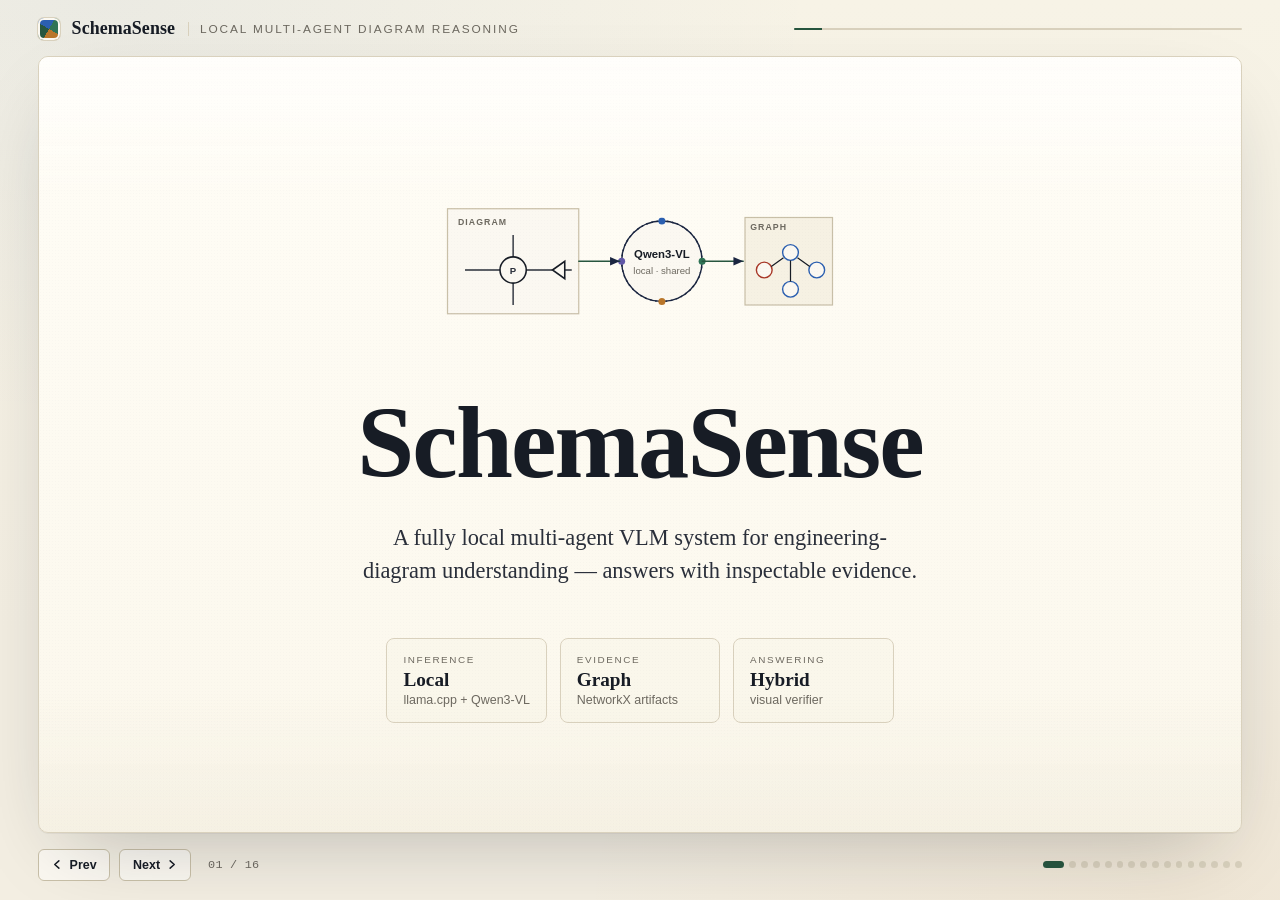
<file: index.html>
<!doctype html>
<html lang="en">
<head>
<meta charset="utf-8" />
<meta name="viewport" content="width=device-width, initial-scale=1" />
<title>SchemaSense — Local multi-agent diagram reasoning</title>
<style>
  :root{
    --bg:#f3eee2;
    --paper:#fbf8f1;
    --soft:#ece5d4;
    --softer:#f6f1e3;
    --ink:#171c25;
    --ink-2:#2a2f3a;
    --muted:#6d6960;
    --faint:#a6a092;
    --rule:#d9d1bd;
    --rule-2:#c9c0a8;
    --accent:#1a2540;
    --c-blue:#2b5fb0;
    --c-green:#2f7355;
    --c-amber:#b9762a;
    --c-purple:#6157a8;
    --c-red:#a83727;
    --shadow-1:0 1px 0 rgba(23,28,37,.04), 0 22px 60px -28px rgba(23,28,37,.22);
    --shadow-2:0 1px 0 rgba(23,28,37,.05), 0 30px 80px -30px rgba(23,28,37,.28);
    --serif:"Iowan Old Style","Palatino Linotype",Palatino,Georgia,"Times New Roman",serif;
    --sans:"Helvetica Neue",Helvetica,Arial,sans-serif;
    --mono:"SF Mono",Menlo,Consolas,"Liberation Mono",monospace;
  }

  *{box-sizing:border-box}
  html,body{margin:0;height:100%}
  body{
    min-height:100vh;
    overflow:hidden;
    color:var(--ink);
    background:
      radial-gradient(1200px 700px at 8% 0%, rgba(43,95,176,.06), transparent 60%),
      radial-gradient(1000px 600px at 92% 100%, rgba(185,118,42,.07), transparent 60%),
      linear-gradient(180deg,#f7f3e6 0%, var(--bg) 70%);
    font-family:var(--serif);
    -webkit-font-smoothing:antialiased;
    text-rendering:optimizeLegibility;
  }

  /* ---------- Deck shell ---------- */
  .deck{
    height:100vh;
    display:grid;
    grid-template-rows:auto 1fr auto;
    padding:1.1rem clamp(1rem,3vw,2.4rem) 1.2rem;
    gap:1rem;
  }

  header,footer{
    display:flex;
    align-items:center;
    justify-content:space-between;
    gap:1rem;
    font-family:var(--sans);
    color:var(--muted);
    font-size:.78rem;
    letter-spacing:.02em;
  }

  .brand{
    display:flex;align-items:center;gap:.7rem;color:var(--ink);
  }
  .brand-mark{
    width:22px;height:22px;border-radius:6px;
    background:
      conic-gradient(from 210deg at 50% 50%, var(--accent) 0 25%, var(--c-blue) 25% 50%, var(--c-green) 50% 75%, var(--c-amber) 75% 100%);
    box-shadow:inset 0 0 0 2px var(--paper), 0 0 0 1px var(--rule);
  }
  .brand strong{
    font-family:var(--serif);
    font-size:1.12rem;
    letter-spacing:.005em;
    font-weight:600;
  }
  .brand .tag{
    font-family:var(--sans);
    color:var(--muted);
    font-size:.74rem;
    text-transform:uppercase;
    letter-spacing:.16em;
    padding-left:.7rem;
    margin-left:.1rem;
    border-left:1px solid var(--rule);
  }

  .progress{
    position:relative;width:min(28rem,42vw);height:2px;background:var(--rule);overflow:hidden;border-radius:2px;
  }
  .progress span{display:block;height:100%;width:0;background:var(--accent);transition:width .35s cubic-bezier(.5,.1,.2,1)}

  /* ---------- Stage ---------- */
  main{
    position:relative;
    display:grid;
    place-items:center;
    min-height:0;
  }

  .slide{
    position:absolute;inset:0;
    display:grid;
    grid-template-columns:minmax(0,1fr) minmax(20rem,1.15fr);
    column-gap:clamp(1.5rem,3.6vw,3.4rem);
    align-items:center;
    padding:clamp(1.6rem,3.4vw,3rem) clamp(1.8rem,3.8vw,3.4rem);
    background:linear-gradient(180deg, rgba(255,253,247,.96), rgba(251,247,236,.96));
    border:1px solid var(--rule);
    border-radius:10px;
    box-shadow:var(--shadow-2);
    opacity:0;
    pointer-events:none;
    transform:translateY(.6rem);
    transition:opacity .35s ease, transform .35s ease;
    overflow:hidden;
  }
  .slide::before{
    /* subtle paper grain */
    content:"";position:absolute;inset:0;pointer-events:none;
    background-image:
      radial-gradient(rgba(23,28,37,.025) 1px, transparent 1px);
    background-size:3px 3px;
    mix-blend-mode:multiply;
    opacity:.55;
  }
  .slide::after{
    /* edge vignette */
    content:"";position:absolute;inset:0;pointer-events:none;
    background:linear-gradient(180deg, rgba(255,255,255,.5), transparent 18%, transparent 82%, rgba(217,209,189,.18));
  }
  .slide.active{opacity:1;pointer-events:auto;transform:translateY(0)}
  .slide.single{
    grid-template-columns:1fr;place-items:center;text-align:center;
  }
  .slide.single .meta-row{justify-content:center}
  .slide.single ul{margin-left:auto;margin-right:auto;text-align:left}

  /* ---------- Slide content ---------- */
  .meta-row{
    display:flex;align-items:center;gap:.85rem;margin-bottom:1.2rem;
    font-family:var(--sans);
  }
  .num{
    font-family:var(--mono);
    color:var(--muted);
    font-size:.72rem;
    letter-spacing:.06em;
  }
  .kicker{
    font-family:var(--sans);
    font-size:.7rem;
    font-weight:700;
    letter-spacing:.18em;
    text-transform:uppercase;
    color:var(--ink-2);
    padding:.32rem .6rem;
    background:var(--softer);
    border:1px solid var(--rule);
    border-radius:999px;
  }
  .meta-rule{flex:1;height:1px;background:linear-gradient(90deg,var(--rule),transparent)}

  h1,h2{margin:0;color:var(--ink);font-weight:600;letter-spacing:-.018em}
  h1{font-family:var(--serif);font-size:clamp(2.6rem,6.6vw,5.6rem);line-height:.98}
  h2{font-family:var(--serif);font-size:clamp(1.85rem,3.6vw,3.1rem);line-height:1.04;max-width:22ch;text-wrap:balance}
  .slide.single h2{max-width:26ch;margin-left:auto;margin-right:auto}

  .subtitle{
    margin-top:1.05rem;
    color:var(--ink-2);
    font-size:clamp(1.02rem,1.5vw,1.3rem);
    line-height:1.45;
    max-width:42rem;
    text-wrap:pretty;
  }
  .slide.single .subtitle{margin-left:auto;margin-right:auto}

  ul{margin:1.2rem 0 0;padding:0;list-style:none;display:grid;gap:.6rem;max-width:38rem}
  li{
    position:relative;padding-left:1.4rem;color:var(--ink-2);
    font-size:clamp(.98rem,1.32vw,1.12rem);line-height:1.5;
    font-family:var(--serif);
    text-wrap:pretty;
  }
  li::before{
    content:"";position:absolute;left:.05rem;top:.65em;
    width:.55rem;height:1px;background:var(--accent);
  }
  li strong{color:var(--ink);font-weight:600;font-family:var(--sans);font-size:.92em;letter-spacing:.005em}

  .note{
    margin-top:1.3rem;padding:.7rem .95rem;
    border-left:2px solid var(--rule-2);
    background:rgba(236,229,212,.45);
    color:var(--muted);
    font-size:.98rem;line-height:1.5;
    font-family:var(--serif);
    max-width:38rem;border-radius:0 6px 6px 0;
  }
  .note .mono{font-family:var(--mono);font-size:.85em;color:var(--ink-2);background:var(--paper);padding:.05em .35em;border-radius:3px;border:1px solid var(--rule)}

  /* ---------- Visual column ---------- */
  .visual{
    position:relative;width:100%;min-height:0;
    display:grid;place-items:center;
    padding:.25rem;
  }
  .visual-frame{
    position:relative;width:100%;
    background:
      linear-gradient(180deg, rgba(255,253,247,.7), rgba(246,241,227,.65));
    border:1px solid var(--rule);
    border-radius:10px;
    padding:1rem clamp(.8rem,1.6vw,1.4rem) 1.1rem;
    box-shadow:inset 0 1px 0 rgba(255,255,255,.5);
  }
  .visual-frame::before{
    content:"";position:absolute;left:1rem;top:.7rem;
    width:18px;height:1px;background:var(--rule-2);
  }
  .visual-frame::after{
    content:"";position:absolute;right:1rem;bottom:.7rem;
    width:18px;height:1px;background:var(--rule-2);
  }
  .visual-cap{
    display:flex;align-items:center;justify-content:space-between;
    font-family:var(--sans);
    font-size:.66rem;letter-spacing:.16em;text-transform:uppercase;
    color:var(--muted);margin-bottom:.45rem;
  }
  .visual-cap .dotline{flex:1;height:1px;margin:0 .7rem;background-image:linear-gradient(90deg,var(--rule-2) 50%, transparent 0);background-size:6px 1px;background-repeat:repeat-x}

  svg{width:100%;height:auto;max-height:62vh;display:block;overflow:visible}

  /* SVG primitives */
  .s-box{fill:var(--paper);stroke:var(--rule-2);stroke-width:1.4}
  .s-box-soft{fill:var(--softer);stroke:var(--rule-2);stroke-width:1.4}
  .s-box-ink{fill:var(--accent);stroke:var(--accent)}
  .s-line{stroke:var(--ink-2);stroke-width:1.6;fill:none}
  .s-rule{stroke:var(--rule-2);stroke-width:1.2;fill:none}
  .s-label{font-family:var(--sans);font-size:13px;font-weight:600;fill:var(--ink)}
  .s-label-sm{font-family:var(--sans);font-size:11px;font-weight:600;fill:var(--ink-2)}
  .s-cap{font-family:var(--sans);font-size:10px;font-weight:600;letter-spacing:.12em;text-transform:uppercase;fill:var(--muted)}
  .s-small{font-family:var(--sans);font-size:11px;fill:var(--muted)}
  .s-mono{font-family:var(--mono);font-size:11px;fill:var(--muted)}
  .s-num{font-family:var(--mono);font-size:10px;fill:var(--faint);letter-spacing:.08em}
  .s-display{font-family:var(--serif);font-weight:600;fill:var(--ink)}

  .flow{stroke:var(--accent);stroke-width:1.6;fill:none;marker-end:url(#arrow);stroke-linecap:round}
  .flow-soft{stroke:var(--rule-2);stroke-width:1.4;fill:none;stroke-dasharray:3 3}
  .flow-dash{stroke:var(--accent);stroke-width:1.6;fill:none;stroke-dasharray:5 5;marker-end:url(#arrow)}
  .flow-c{stroke-width:1.6;fill:none;marker-end:url(#arrow-c)}

  .active .anim-dash{animation:dashFlow 2.2s linear infinite}
  .active .delay-1{animation-delay:.1s}
  .active .delay-2{animation-delay:.25s}
  .active .delay-3{animation-delay:.4s}
  .active .delay-4{animation-delay:.55s}
  .active .delay-5{animation-delay:.7s}
  .active .pulse{animation:nodePulse 2.8s ease-in-out infinite;transform-origin:center}
  .active .breath{animation:breath 4s ease-in-out infinite}
  .active .orbit{animation:orbit 16s linear infinite}
  .active .scan{animation:scan 4.5s ease-in-out infinite}
  .active .bar-grow{animation:barGrow 3.4s ease-in-out infinite;transform-origin:left center}
  .active .loader-bar{animation:loaderRun 2.4s cubic-bezier(.55,.1,.25,1) infinite;transform-origin:left center}
  .active .loader-bar.delay-1{animation-delay:.4s}
  .active .loader-bar.delay-2{animation-delay:.8s}
  .active .packet{animation:packet 3.6s ease-in-out infinite}
  .active .glow{animation:glow 3s ease-in-out infinite}
  .active .blink{animation:blink 2.4s ease-in-out infinite}

  @keyframes dashFlow{to{stroke-dashoffset:-40}}
  @keyframes nodePulse{0%,100%{opacity:1}50%{opacity:.55}}
  @keyframes breath{0%,100%{transform:scale(1)}50%{transform:scale(1.04)}}
  @keyframes orbit{to{transform:rotate(360deg)}}
  @keyframes scan{0%,100%{opacity:0;transform:translateX(0)}40%{opacity:.35}50%{opacity:.35;transform:translateX(0)}90%{opacity:0;transform:translateX(330px)}}
  @keyframes barGrow{0%,100%{transform:scaleX(.5)}50%{transform:scaleX(1)}}
  @keyframes loaderRun{
    0%{transform:scaleX(0)}
    80%,100%{transform:scaleX(1)}
  }
  @keyframes packet{0%,100%{opacity:.2;offset-distance:0%}50%{opacity:1;offset-distance:100%}}
  @keyframes glow{0%,100%{opacity:.5}50%{opacity:1}}
  @keyframes blink{0%,100%{opacity:.35}50%{opacity:1}}

  /* ---------- Title slide composition ---------- */
  .hero{
    width:100%;max-width:62rem;display:grid;
    grid-template-columns:1fr;gap:1.8rem;
    align-items:center;
  }
  .hero-eye{
    display:flex;justify-content:center;margin-bottom:.4rem;
  }
  .hero-eye svg{width:min(420px,42vw);max-height:240px}
  .hero h1{text-align:center;font-size:clamp(3rem,8vw,6.4rem)}
  .hero .lede{
    text-align:center;color:var(--ink-2);
    font-size:clamp(1.1rem,1.8vw,1.4rem);
    max-width:42rem;margin:0 auto;line-height:1.45;
    text-wrap:balance;
  }
  .meta-grid{
    display:grid;grid-template-columns:repeat(3,minmax(0,1fr));
    gap:.8rem;max-width:46rem;margin:1.4rem auto 0;
  }
  .meta-card{
    text-align:left;padding:.95rem 1rem;background:rgba(251,247,236,.85);
    border:1px solid var(--rule);border-radius:8px;
  }
  .meta-card .cap{
    font-family:var(--sans);font-size:.62rem;letter-spacing:.16em;
    text-transform:uppercase;color:var(--muted);
  }
  .meta-card .val{
    font-family:var(--serif);font-size:1.2rem;font-weight:600;color:var(--ink);
    margin-top:.2rem;
  }
  .meta-card .sub{
    font-family:var(--sans);font-size:.78rem;color:var(--muted);margin-top:.15rem;
  }

  /* ---------- Numbers & metrics ---------- */
  .stat-pair{
    display:grid;grid-template-columns:1fr 1fr;gap:1rem;align-items:stretch;
    width:100%;max-width:44rem;
  }
  .stat-card{
    padding:1.2rem 1.3rem;border:1px solid var(--rule-2);border-radius:10px;
    background:var(--paper);position:relative;
  }
  .stat-card.lead{background:linear-gradient(180deg,var(--softer),#fbf6e7)}
  .stat-card .cap{
    font-family:var(--sans);font-size:.66rem;letter-spacing:.16em;
    text-transform:uppercase;color:var(--muted);
  }
  .stat-card .big{
    font-family:var(--serif);font-size:clamp(2.6rem,5vw,4rem);
    font-weight:600;color:var(--ink);line-height:1;margin-top:.55rem;
    letter-spacing:-.02em;
  }
  .stat-card .big small{font-size:.45em;color:var(--muted);font-weight:400;margin-left:.1em}
  .stat-card .sub{font-family:var(--sans);font-size:.78rem;color:var(--muted);margin-top:.5rem}
  .stat-card .bar{height:6px;border-radius:3px;background:var(--rule);overflow:hidden;margin-top:.85rem}
  .stat-card .bar i{display:block;height:100%;background:var(--accent);transform-origin:left}
  .stat-card.lead .bar i{background:linear-gradient(90deg,var(--c-amber),var(--accent))}

  /* ---------- Footer ---------- */
  .controls{display:flex;align-items:center;gap:.55rem;font-family:var(--sans)}
  button{
    border:1px solid var(--rule-2);border-radius:6px;background:var(--paper);
    color:var(--ink);font-family:var(--sans);font-weight:600;font-size:.78rem;
    padding:.5rem .8rem;cursor:pointer;display:inline-flex;align-items:center;gap:.4rem;
    transition:border-color .15s, background .15s, color .15s;
  }
  button:hover{border-color:var(--accent);background:#fff}
  button svg{width:11px;height:11px;display:block}
  #count{font-family:var(--mono);font-size:.74rem;color:var(--muted);padding-left:.5rem}

  .dots{display:flex;gap:.32rem;align-items:center}
  .dot{
    width:.42rem;height:.42rem;border-radius:999px;background:var(--rule);
    transition:width .25s ease, background .25s ease;cursor:pointer;border:none;padding:0;
  }
  .dot.active{width:1.3rem;background:var(--accent)}

  /* Responsive */
  @media (max-width: 980px){
    body{overflow:auto}
    .deck{height:auto;min-height:100vh}
    main{min-height:42rem}
    .slide{
      position:relative;inset:auto;
      grid-template-columns:1fr;
      align-items:start;
      align-content:start;
      row-gap:1.6rem;
      overflow:visible;
      padding:1.6rem;
      transform:none;
    }
    .slide:not(.active){display:none}
    .meta-grid{grid-template-columns:1fr}
    .stat-pair{grid-template-columns:1fr}
    .progress{width:30vw}
    .visual svg{max-height:none}
  }

  @media (prefers-reduced-motion: reduce){
    .active *{animation:none !important}
  }

  /* ---------- Tweak-driven variants ---------- */
  body.theme-slate{
    --bg:#0f1116;
    --paper:#1a1d24;
    --soft:#22262f;
    --softer:#1d2128;
    --ink:#eef1f6;
    --ink-2:#cdd2dc;
    --muted:#8a93a3;
    --faint:#5d6675;
    --rule:#2c313b;
    --rule-2:#3a414e;
    --accent:#d6e0f0;
    --c-blue:#7aa7ff;
    --c-green:#7bcfa7;
    --c-amber:#e7b372;
    --c-purple:#a89cff;
    --c-red:#e58a78;
    background:
      radial-gradient(1200px 700px at 8% 0%, rgba(122,167,255,.10), transparent 60%),
      radial-gradient(1000px 600px at 92% 100%, rgba(231,179,114,.08), transparent 60%),
      linear-gradient(180deg,#13161d 0%, var(--bg) 70%);
  }
  body.theme-slate .slide{
    background:linear-gradient(180deg, rgba(34,38,47,.96), rgba(26,29,36,.96));
  }
  body.theme-slate .visual-frame{
    background:linear-gradient(180deg, rgba(34,38,47,.7), rgba(26,29,36,.6));
  }
  body.theme-slate .s-box{fill:#22262f;stroke:#3a414e}
  body.theme-slate .s-box-soft{fill:#1d2128;stroke:#3a414e}
  body.theme-slate .s-line{stroke:#cdd2dc}
  body.theme-slate .s-rule{stroke:#3a414e}
  body.theme-slate .flow{stroke:#d6e0f0;stroke-width:1.6}
  body.theme-slate .flow-soft{stroke:#3a414e}
  body.theme-slate .flow-dash{stroke:#d6e0f0}
  body.theme-slate .slide::before{opacity:.18}
  body.theme-slate button{background:#22262f;color:#eef1f6}

  body.theme-mono{
    --c-blue:#1a2540;
    --c-green:#1a2540;
    --c-amber:#1a2540;
    --c-purple:#1a2540;
    --c-red:#1a2540;
  }

  body.accent-amber{--accent:#a85e1a}
  body.accent-amber .s-box-ink{fill:#a85e1a;stroke:#a85e1a}
  body.accent-forest{--accent:#27563f}
  body.accent-forest .s-box-ink{fill:#27563f;stroke:#27563f}
  body.accent-rust{--accent:#8a2f23}
  body.accent-rust .s-box-ink{fill:#8a2f23;stroke:#8a2f23}

  body.heading-sans h1,
  body.heading-sans h2{font-family:var(--sans);letter-spacing:-.025em;font-weight:700}
  body.heading-sans .stat-card .big{font-family:var(--sans);font-weight:700}
  body.heading-sans .meta-card .val{font-family:var(--sans);font-weight:600}

  body.no-grain .slide::before{display:none}
  body.no-anim .active *{animation:none !important}
  body.no-frame .visual-frame{background:transparent;border:none;padding:.25rem}
  body.no-frame .visual-cap{display:none}
  body.no-num .num{display:none}
  body.no-progress .progress{display:none}
  body.no-dots .dots{display:none}

  body.density-compact .slide{padding:clamp(1.1rem,2.4vw,2rem) clamp(1.4rem,3vw,2.6rem)}
  body.density-compact ul{gap:.4rem}
  body.density-compact h2{font-size:clamp(1.6rem,3.2vw,2.6rem)}
  body.density-roomy .slide{padding:clamp(2rem,4vw,3.8rem) clamp(2.2rem,4.6vw,4.2rem)}
  body.density-roomy ul{gap:.85rem}

  /* ---------- Tweaks panel ---------- */
  #tweaks-panel{
    position:fixed;right:1rem;bottom:1rem;z-index:50;
    width:280px;
    background:var(--paper);
    border:1px solid var(--rule-2);
    border-radius:12px;
    box-shadow:0 24px 60px -20px rgba(0,0,0,.35);
    font-family:var(--sans);
    color:var(--ink);
    display:none;
    overflow:hidden;
  }
  #tweaks-panel.open{display:block}
  body.theme-slate #tweaks-panel{background:#22262f;border-color:#3a414e}
  .tw-head{
    display:flex;align-items:center;justify-content:space-between;
    padding:.6rem .8rem;
    border-bottom:1px solid var(--rule);
    background:var(--softer);
    cursor:grab;
  }
  body.theme-slate .tw-head{background:#1d2128;border-color:#2c313b}
  .tw-title{font-weight:700;font-size:.78rem;letter-spacing:.06em;text-transform:uppercase;color:var(--ink)}
  .tw-close{
    border:none;background:transparent;color:var(--muted);
    font-size:1rem;cursor:pointer;padding:.1rem .35rem;line-height:1;
  }
  .tw-close:hover{color:var(--ink)}
  .tw-body{padding:.7rem .8rem .9rem;max-height:70vh;overflow-y:auto}
  .tw-section{margin-bottom:.85rem}
  .tw-section:last-child{margin-bottom:0}
  .tw-label{
    font-size:.66rem;text-transform:uppercase;letter-spacing:.12em;
    color:var(--muted);margin-bottom:.32rem;font-weight:600;
  }
  .tw-row{display:flex;gap:.3rem;flex-wrap:wrap}
  .tw-chip{
    flex:1;min-width:0;
    border:1px solid var(--rule);background:var(--paper);
    color:var(--ink-2);
    font-family:var(--sans);font-size:.74rem;font-weight:600;
    padding:.42rem .5rem;border-radius:6px;cursor:pointer;
    text-align:center;
    transition:border-color .15s,background .15s,color .15s;
  }
  body.theme-slate .tw-chip{background:#1d2128;border-color:#2c313b;color:#cdd2dc}
  .tw-chip:hover{border-color:var(--accent);color:var(--ink)}
  .tw-chip.active{
    background:var(--ink);color:var(--paper);border-color:var(--ink);
  }
  body.theme-slate .tw-chip.active{background:#eef1f6;color:#1a1d24;border-color:#eef1f6}
  .tw-swatch{
    width:32px;height:32px;border-radius:8px;
    border:1px solid var(--rule);cursor:pointer;
    transition:transform .12s, box-shadow .15s;
    position:relative;
  }
  .tw-swatch:hover{transform:translateY(-1px)}
  .tw-swatch.active{
    box-shadow:0 0 0 2px var(--paper), 0 0 0 3.5px var(--ink);
  }
  .tw-toggle-row{
    display:flex;align-items:center;justify-content:space-between;
    padding:.32rem 0;
    font-size:.78rem;color:var(--ink-2);
  }
  .tw-toggle{
    position:relative;width:30px;height:18px;
    background:var(--rule);border-radius:999px;cursor:pointer;
    border:none;padding:0;transition:background .18s;
  }
  .tw-toggle::after{
    content:"";position:absolute;top:2px;left:2px;
    width:14px;height:14px;border-radius:999px;background:var(--paper);
    transition:left .18s;box-shadow:0 1px 2px rgba(0,0,0,.2);
  }
  .tw-toggle.on{background:var(--accent)}
  .tw-toggle.on::after{left:14px}
</style>
</head>
<body>
<div class="deck">

  <header>
    <div class="brand">
      <span class="brand-mark" aria-hidden="true"></span>
      <strong>SchemaSense</strong>
      <span class="tag">Local multi-agent diagram reasoning</span>
    </div>
    <div class="progress" aria-label="Slide progress"><span id="progressBar"></span></div>
  </header>

  <main id="slides">

    <!-- ============ 01 TITLE ============ -->
    <section class="slide single active" data-screen-label="01 Title">
      <div class="hero">
        <div class="hero-eye" aria-hidden="true">
          <svg viewBox="0 0 480 220">
            <defs>
              <marker id="arrow" markerWidth="9" markerHeight="9" refX="7" refY="3" orient="auto">
                <path d="M0,0 L7,3 L0,6 z" fill="#1a2540"/>
              </marker>
            </defs>
            <!-- left "diagram" -->
            <rect x="20" y="50" width="150" height="120" class="s-box"/>
            <text x="32" y="68" class="s-cap">diagram</text>
            <path d="M40 120 H80 M110 120 H140 M154 120 H162 M95 80 V160" class="s-line"/>
            <circle cx="95" cy="120" r="15" fill="#fbf8f1" stroke="#171c25" stroke-width="1.8"/>
            <text x="91" y="124" class="s-label-sm">P</text>
            <path d="M140 120 l14 -10 v20 z" fill="#fbf8f1" stroke="#171c25" stroke-width="1.8"/>

            <!-- center node -->
            <g transform="translate(265 110)">
              <circle r="46" fill="#fbf8f1" stroke="#1a2540" stroke-width="1.6"/>
              <circle r="46" fill="none" stroke="#1a2540" stroke-width="1.6" stroke-dasharray="2 4" class="breath"/>
              <text y="-4" text-anchor="middle" class="s-label" style="font-size:13px">Qwen3-VL</text>
              <text y="14" text-anchor="middle" class="s-small">local · shared</text>
              <!-- 4 agents -->
              <g class="orbit">
                <circle cx="0" cy="-46" r="4" fill="#2b5fb0"/>
                <circle cx="46" cy="0" r="4" fill="#2f7355"/>
                <circle cx="0" cy="46" r="4" fill="#b9762a"/>
                <circle cx="-46" cy="0" r="4" fill="#6157a8"/>
              </g>
            </g>

            <!-- right "graph" -->
            <g transform="translate(360 60)">
              <rect x="0" y="0" width="100" height="100" class="s-box-soft"/>
              <text x="6" y="14" class="s-cap">graph</text>
              <circle cx="22" cy="60" r="9" fill="#fbf8f1" stroke="#a83727" stroke-width="1.6"/>
              <circle cx="52" cy="40" r="9" fill="#fbf8f1" stroke="#2b5fb0" stroke-width="1.6"/>
              <circle cx="82" cy="60" r="9" fill="#fbf8f1" stroke="#2b5fb0" stroke-width="1.6"/>
              <circle cx="52" cy="82" r="9" fill="#fbf8f1" stroke="#2b5fb0" stroke-width="1.6"/>
              <path d="M30 56 L44 46 M60 46 L74 56 M52 49 L52 73" stroke="#171c25" stroke-width="1.4" fill="none"/>
            </g>

            <!-- connector flow -->
            <path d="M170 110 H 217" class="flow"/>
            <path d="M311 110 H 358" class="flow"/>
          </svg>
        </div>
        <h1>SchemaSense</h1>
        <p class="lede">A fully local multi-agent VLM system for engineering-diagram understanding — answers with inspectable evidence.</p>
        <div class="meta-grid">
          <div class="meta-card">
            <div class="cap">Inference</div>
            <div class="val">Local</div>
            <div class="sub">llama.cpp + Qwen3-VL</div>
          </div>
          <div class="meta-card">
            <div class="cap">Evidence</div>
            <div class="val">Graph</div>
            <div class="sub">NetworkX artifacts</div>
          </div>
          <div class="meta-card">
            <div class="cap">Answering</div>
            <div class="val">Hybrid</div>
            <div class="sub">visual verifier</div>
          </div>
        </div>
      </div>
    </section>

    <!-- ============ 02 PROBLEM ============ -->
    <section class="slide" data-screen-label="02 Problem">
      <div>
        <div class="meta-row"><span class="num">01</span><span class="kicker">Problem</span><span class="meta-rule"></span></div>
        <h2>Engineering diagrams need evidence, not just answers.</h2>
        <ul>
          <li>Diagrams mix symbols, labels, lines and domain conventions.</li>
          <li>A full-image VLM answer can be correct but hard to audit.</li>
          <li>SchemaSense exposes intermediate reasoning artifacts.</li>
        </ul>
        <p class="note">Design target: keep the system <strong>local</strong>, <strong>understandable</strong> and <strong>demo-ready</strong>.</p>
      </div>
      <div class="visual">
        <div class="visual-frame">
          <div class="visual-cap"><span>Black-box answer</span><span class="dotline"></span><span>Audited answer</span></div>
          <svg viewBox="0 0 620 360" role="img" aria-label="Black-box vs evidence">
            <defs>
              <marker id="arrow" markerWidth="9" markerHeight="9" refX="7" refY="3" orient="auto"><path d="M0,0 L7,3 L0,6 z" fill="#1a2540"/></marker>
            </defs>

            <!-- diagram panel -->
            <g>
              <rect x="40" y="60" width="240" height="230" class="s-box-soft" rx="6"/>
              <text x="56" y="84" class="s-cap">engineering diagram</text>
              <text x="56" y="98" class="s-num">img · 2048×1536</text>
              <path d="M70 200 H240 M155 130 V268 M240 200 H272" class="s-line" stroke-width="2"/>
              <circle cx="155" cy="200" r="22" fill="#fbf8f1" stroke="#171c25" stroke-width="1.8"/>
              <text x="149" y="205" class="s-label">P</text>
              <path d="M226 200 l16 -12 v24 z" fill="#fbf8f1" stroke="#171c25" stroke-width="1.8"/>
              <rect x="86" y="248" width="76" height="22" class="s-box"/>
              <text x="94" y="263" class="s-small">TAG-101</text>
              <rect x="186" y="138" width="60" height="22" class="s-box"/>
              <text x="194" y="153" class="s-small">PT-12-A</text>
            </g>

            <!-- branches -->
            <path d="M280 140 C 328 140 328 117 376 117" class="flow"/>
            <path d="M280 210 C 328 210 328 283 376 283" class="flow"/>

            <!-- top: answer only -->
            <g>
              <rect x="376" y="78" width="200" height="78" class="s-box" rx="6"/>
              <text x="392" y="100" class="s-cap">answer · baseline</text>
              <text x="392" y="125" class="s-label">"3 pumps, 1 valve"</text>
              <text x="392" y="145" class="s-small" fill="#a83727">— but why?</text>
              <circle cx="556" cy="96" r="6" fill="none" stroke="#a83727" stroke-width="1.5"/>
              <path d="M553 93 l6 6 M559 93 l-6 6" stroke="#a83727" stroke-width="1.5"/>
            </g>

            <!-- bottom: with evidence -->
            <g>
              <rect x="376" y="244" width="200" height="78" class="s-box-soft" rx="6"/>
              <text x="392" y="266" class="s-cap">answer · schemasense</text>
              <text x="392" y="291" class="s-label">"3 pumps, 1 valve"</text>
              <g transform="translate(392 302)">
                <rect x="0" y="0" width="34" height="12" rx="3" fill="#fbf8f1" stroke="#2b5fb0" stroke-width="1.2"/>
                <text x="5" y="9" class="s-small">boxes</text>
                <rect x="40" y="0" width="34" height="12" rx="3" fill="#fbf8f1" stroke="#2f7355" stroke-width="1.2"/>
                <text x="46" y="9" class="s-small">graph</text>
                <rect x="80" y="0" width="34" height="12" rx="3" fill="#fbf8f1" stroke="#b9762a" stroke-width="1.2"/>
                <text x="86" y="9" class="s-small">verify</text>
              </g>
              <circle cx="556" cy="262" r="6" fill="none" stroke="#2f7355" stroke-width="1.5"/>
              <path d="M553 262 l3 3 l5 -6" fill="none" stroke="#2f7355" stroke-width="1.5"/>
            </g>
          </svg>
        </div>
      </div>
    </section>

    <!-- ============ 03 ARCHITECTURE ============ -->
    <section class="slide" data-screen-label="03 Architecture">
      <div>
        <div class="meta-row"><span class="num">02</span><span class="kicker">Architecture</span><span class="meta-rule"></span></div>
        <h2>One local model, multiple logical agents.</h2>
        <ul>
          <li>Qwen3-VL runs through a single local llama.cpp server.</li>
          <li>Agents are Python roles with specialized prompts.</li>
          <li>No cloud APIs, LangChain, LangGraph, Streamlit, or React.</li>
        </ul>
      </div>
      <div class="visual">
        <div class="visual-frame">
          <div class="visual-cap"><span>Shared inference</span><span class="dotline"></span><span>Specialized prompts</span></div>
          <svg viewBox="0 0 720 410" role="img" aria-label="Shared VLM hub">
            <defs>
              <marker id="arrow" markerWidth="9" markerHeight="9" refX="7" refY="3" orient="auto"><path d="M0,0 L7,3 L0,6 z" fill="#1a2540"/></marker>
            </defs>

            <!-- concentric rings -->
            <circle cx="360" cy="205" r="120" fill="none" stroke="#d9d1bd" stroke-width="1" stroke-dasharray="2 4"/>
            <circle cx="360" cy="205" r="90" fill="#fbf8f1" stroke="#1a2540" stroke-width="1.5"/>
            <circle cx="360" cy="205" r="90" fill="none" stroke="#1a2540" stroke-width="1.5" stroke-dasharray="3 5" class="breath" style="transform-origin:360px 205px"/>
            <text x="360" y="194" text-anchor="middle" class="s-display" style="font-size:18px">llama.cpp</text>
            <text x="360" y="212" text-anchor="middle" class="s-small">Qwen3-VL · shared context</text>
            <text x="360" y="232" text-anchor="middle" class="s-mono">127.0.0.1:8080</text>

            <!-- agent nodes -->
            <g class="anim-dash"></g>
            <!-- cartographer top-left -->
            <g>
              <rect x="60" y="56" width="160" height="62" rx="8" class="s-box-soft"/>
              <text x="76" y="80" class="s-cap">agent · 01</text>
              <text x="76" y="101" class="s-label">Cartographer</text>
              <circle cx="206" cy="84" r="3.5" fill="#2b5fb0"/>
              <path d="M220 96 C 254 110 278 132 289 150" class="flow-dash anim-dash"/>
            </g>
            <!-- spotter top-right -->
            <g>
              <rect x="500" y="56" width="160" height="62" rx="8" class="s-box-soft"/>
              <text x="516" y="80" class="s-cap">agent · 02</text>
              <text x="516" y="101" class="s-label">Spotter</text>
              <circle cx="646" cy="84" r="3.5" fill="#2f7355"/>
              <path d="M500 96 C 466 110 442 132 431 150" class="flow-dash anim-dash delay-1"/>
            </g>
            <!-- connector bottom-left -->
            <g>
              <rect x="60" y="298" width="160" height="62" rx="8" class="s-box-soft"/>
              <text x="76" y="322" class="s-cap">agent · 03</text>
              <text x="76" y="343" class="s-label">Connector</text>
              <circle cx="206" cy="326" r="3.5" fill="#b9762a"/>
              <path d="M220 320 C 254 306 278 282 289 263" class="flow-dash anim-dash delay-2"/>
            </g>
            <!-- reasoner bottom-right -->
            <g>
              <rect x="500" y="298" width="160" height="62" rx="8" class="s-box-soft"/>
              <text x="516" y="322" class="s-cap">agent · 04</text>
              <text x="516" y="343" class="s-label">Reasoner</text>
              <circle cx="646" cy="326" r="3.5" fill="#6157a8"/>
              <path d="M500 320 C 466 306 442 282 431 263" class="flow-dash anim-dash delay-3"/>
            </g>
            <!-- verifier bottom-center -->
            <g>
              <rect x="285" y="362" width="150" height="36" rx="8" class="s-box"/>
              <text x="295" y="385" class="s-label-sm">Visual Verifier</text>
              <circle cx="420" cy="380" r="3.5" fill="#a83727"/>
              <path d="M360 362 V 295" class="flow-dash anim-dash delay-4"/>
            </g>
          </svg>
        </div>
      </div>
    </section>

    <!-- ============ 04 AGENT ROLES ============ -->
    <section class="slide" data-screen-label="04 Agent Roles">
      <div>
        <div class="meta-row"><span class="num">03</span><span class="kicker">Agent Roles</span><span class="meta-rule"></span></div>
        <h2>Small roles keep the system inspectable.</h2>
        <ul>
          <li><strong>Cartographer</strong> — manages spatial coverage.</li>
          <li><strong>Spotter</strong> — turns pixels into symbol evidence.</li>
          <li><strong>Connector</strong> — converts local relationships into graph edges.</li>
          <li><strong>Reasoner</strong> — answers from graph context first.</li>
        </ul>
      </div>
      <div class="visual">
        <div class="visual-frame">
          <div class="visual-cap"><span>Role map</span><span class="dotline"></span><span>I/O contracts</span></div>
          <svg viewBox="0 0 720 410" role="img" aria-label="Role responsibilities">
            <defs>
              <marker id="arrow" markerWidth="9" markerHeight="9" refX="7" refY="3" orient="auto"><path d="M0,0 L7,3 L0,6 z" fill="#1a2540"/></marker>
            </defs>

            <!-- 4-card grid -->
            <g>
              <rect x="40" y="42" width="310" height="160" rx="10" class="s-box-soft"/>
              <rect x="40" y="42" width="6" height="160" fill="#2b5fb0"/>
              <text x="58" y="68" class="s-cap">cartographer</text>
              <text x="58" y="92" class="s-label" style="font-size:14px">Spatial coverage</text>
              <text x="58" y="120" class="s-small">in</text>
              <text x="74" y="120" class="s-mono">image, size, overlap</text>
              <text x="58" y="140" class="s-small">out</text>
              <text x="84" y="140" class="s-mono">tiles[]</text>
              <text x="58" y="170" class="s-small">"split the diagram into</text>
              <text x="58" y="186" class="s-small">overlapping windows."</text>
            </g>
            <g>
              <rect x="370" y="42" width="310" height="160" rx="10" class="s-box-soft"/>
              <rect x="370" y="42" width="6" height="160" fill="#2f7355"/>
              <text x="388" y="68" class="s-cap">spotter</text>
              <text x="388" y="92" class="s-label" style="font-size:14px">Pixels → symbols</text>
              <text x="388" y="120" class="s-small">in</text>
              <text x="404" y="120" class="s-mono">tile, prompt</text>
              <text x="388" y="140" class="s-small">out</text>
              <text x="414" y="140" class="s-mono">{sym, bbox, conf}[]</text>
              <text x="388" y="170" class="s-small">"name what you see and</text>
              <text x="388" y="186" class="s-small">where it lives."</text>
            </g>
            <g>
              <rect x="40" y="218" width="310" height="160" rx="10" class="s-box-soft"/>
              <rect x="40" y="218" width="6" height="160" fill="#b9762a"/>
              <text x="58" y="244" class="s-cap">connector</text>
              <text x="58" y="268" class="s-label" style="font-size:14px">Local relations → edges</text>
              <text x="58" y="296" class="s-small">in</text>
              <text x="74" y="296" class="s-mono">crops, neighbour pairs</text>
              <text x="58" y="316" class="s-small">out</text>
              <text x="84" y="316" class="s-mono">edges[type, src, dst]</text>
              <text x="58" y="346" class="s-small">"which symbols are</text>
              <text x="58" y="362" class="s-small">directly connected?"</text>
            </g>
            <g>
              <rect x="370" y="218" width="310" height="160" rx="10" class="s-box-soft"/>
              <rect x="370" y="218" width="6" height="160" fill="#6157a8"/>
              <text x="388" y="244" class="s-cap">reasoner</text>
              <text x="388" y="268" class="s-label" style="font-size:14px">Graph-first answers</text>
              <text x="388" y="296" class="s-small">in</text>
              <text x="404" y="296" class="s-mono">question, graph, image</text>
              <text x="388" y="316" class="s-small">out</text>
              <text x="414" y="316" class="s-mono">{answer, sources[]}</text>
              <text x="388" y="346" class="s-small">"answer from structure,</text>
              <text x="388" y="362" class="s-small">verify against pixels."</text>
            </g>
          </svg>
        </div>
      </div>
    </section>

    <!-- ============ 05 LOCAL DEPLOYMENT ============ -->
    <section class="slide" data-screen-label="05 Local Deployment">
      <div>
        <div class="meta-row"><span class="num">04</span><span class="kicker">Local Deployment</span><span class="meta-rule"></span></div>
        <h2>The demo stays on one machine.</h2>
        <ul>
          <li>Browser talks to FastAPI over localhost.</li>
          <li>FastAPI calls pure Python orchestration.</li>
          <li>llama.cpp serves the Qwen3-VL model.</li>
          <li>Artifacts are written under organized output folders.</li>
        </ul>
      </div>
      <div class="visual">
        <div class="visual-frame">
          <div class="visual-cap"><span>One machine</span><span class="dotline"></span><span>No cloud</span></div>
          <svg viewBox="0 0 720 380" role="img" aria-label="Local deployment">
            <defs>
              <marker id="arrow" markerWidth="9" markerHeight="9" refX="7" refY="3" orient="auto"><path d="M0,0 L7,3 L0,6 z" fill="#1a2540"/></marker>
            </defs>

            <!-- localhost envelope -->
            <rect x="22" y="34" width="676" height="316" rx="14" fill="none" stroke="#c9c0a8" stroke-width="1.4" stroke-dasharray="4 5"/>
            <text x="40" y="56" class="s-cap">localhost · single host</text>

            <!-- nodes -->
            <g>
              <rect x="50" y="138" width="120" height="78" rx="10" class="s-box"/>
              <text x="64" y="160" class="s-cap">client</text>
              <text x="64" y="183" class="s-label">Browser</text>
              <text x="64" y="201" class="s-small">HTML · CSS · JS</text>
            </g>
            <g>
              <rect x="210" y="138" width="130" height="78" rx="10" class="s-box-soft"/>
              <text x="224" y="160" class="s-cap">api</text>
              <text x="224" y="183" class="s-label">FastAPI</text>
              <text x="224" y="201" class="s-small">routes + IO</text>
            </g>
            <g>
              <rect x="380" y="138" width="140" height="78" rx="10" class="s-box-soft"/>
              <text x="394" y="160" class="s-cap">orchestrator</text>
              <text x="394" y="183" class="s-label">Python</text>
              <text x="394" y="201" class="s-small">agent coordination</text>
            </g>
            <g>
              <rect x="560" y="138" width="120" height="78" rx="10" class="s-box"/>
              <text x="574" y="160" class="s-cap">model</text>
              <text x="574" y="183" class="s-label">llama.cpp</text>
              <text x="574" y="201" class="s-small">Qwen3-VL</text>
            </g>

            <!-- packet lines -->
            <path d="M170 177 H210" class="flow"/>
            <path d="M340 177 H380" class="flow"/>
            <path d="M520 177 H560" class="flow"/>
            <text x="178" y="170" class="s-mono">HTTP</text>
            <text x="350" y="170" class="s-mono">fn</text>
            <text x="528" y="170" class="s-mono">REST</text>

            <!-- outputs folder -->
            <g>
              <rect x="210" y="264" width="310" height="64" rx="10" class="s-box-soft"/>
              <path d="M210 264 h60 l8 -10 h60 v10" fill="none" stroke="#c9c0a8" stroke-width="1.4"/>
              <text x="226" y="286" class="s-cap">filesystem</text>
              <text x="226" y="308" class="s-label">outputs / cache</text>
              <text x="226" y="322" class="s-mono">runs/{id}/{tiles,graph,answer}.json</text>
            </g>
            <path d="M450 216 V 264" class="flow-dash anim-dash"/>
            <path d="M280 216 V 264" class="flow-soft"/>
          </svg>
        </div>
      </div>
    </section>

    <!-- ============ 06 PIPELINE ============ -->
    <section class="slide" data-screen-label="06 Pipeline">
      <div>
        <div class="meta-row"><span class="num">05</span><span class="kicker">Pipeline</span><span class="meta-rule"></span></div>
        <h2>From pixels to an answer with provenance.</h2>
        <ul>
          <li>Tile the diagram.</li>
          <li>Detect symbols and boxes.</li>
          <li>Build a component graph.</li>
          <li>Answer with graph + visual verification.</li>
        </ul>
      </div>
      <div class="visual">
        <div class="visual-frame">
          <div class="visual-cap"><span>End-to-end</span><span class="dotline"></span><span>Cached & verified</span></div>
          <svg viewBox="0 0 760 360" role="img" aria-label="Pipeline overview">
            <defs>
              <marker id="arrow" markerWidth="9" markerHeight="9" refX="7" refY="3" orient="auto"><path d="M0,0 L7,3 L0,6 z" fill="#1a2540"/></marker>
            </defs>

            <!-- top rail -->
            <g>
              <rect x="20" y="118" width="116" height="80" rx="10" class="s-box"/>
              <text x="36" y="138" class="s-cap">stage 0</text>
              <text x="36" y="160" class="s-label">Input</text>
              <text x="36" y="178" class="s-small">image + question</text>
            </g>
            <g>
              <rect x="166" y="118" width="116" height="80" rx="10" class="s-box-soft"/>
              <rect x="166" y="118" width="4" height="80" fill="#2b5fb0"/>
              <text x="180" y="138" class="s-cap">stage 1</text>
              <text x="180" y="160" class="s-label">Cartographer</text>
              <text x="180" y="178" class="s-small">tiles</text>
            </g>
            <g>
              <rect x="312" y="118" width="116" height="80" rx="10" class="s-box-soft"/>
              <rect x="312" y="118" width="4" height="80" fill="#2f7355"/>
              <text x="326" y="138" class="s-cap">stage 2</text>
              <text x="326" y="160" class="s-label">Spotter</text>
              <text x="326" y="178" class="s-small">symbols + bbox</text>
            </g>
            <g>
              <rect x="458" y="118" width="116" height="80" rx="10" class="s-box-soft"/>
              <rect x="458" y="118" width="4" height="80" fill="#b9762a"/>
              <text x="472" y="138" class="s-cap">stage 3</text>
              <text x="472" y="160" class="s-label">Connector</text>
              <text x="472" y="178" class="s-small">graph</text>
            </g>
            <g>
              <rect x="604" y="118" width="116" height="80" rx="10" class="s-box"/>
              <rect x="604" y="118" width="4" height="80" fill="#6157a8"/>
              <text x="618" y="138" class="s-cap">stage 4</text>
              <text x="618" y="160" class="s-label">Reasoner</text>
              <text x="618" y="178" class="s-small">answer</text>
            </g>

            <path d="M136 158 H166" class="flow-dash anim-dash"/>
            <path d="M282 158 H312" class="flow-dash anim-dash delay-1"/>
            <path d="M428 158 H458" class="flow-dash anim-dash delay-2"/>
            <path d="M574 158 H604" class="flow-dash anim-dash delay-3"/>

            <!-- side branches -->
            <g>
              <rect x="312" y="248" width="116" height="60" rx="10" class="s-box"/>
              <text x="326" y="268" class="s-cap">support</text>
              <text x="326" y="290" class="s-label">Cache</text>
            </g>
            <g>
              <rect x="604" y="248" width="116" height="60" rx="10" class="s-box"/>
              <text x="618" y="268" class="s-cap">support</text>
              <text x="618" y="290" class="s-label">Verifier</text>
            </g>
            <path d="M370 248 V 198" class="flow-soft"/>
            <path d="M662 198 V 248" class="flow-dash anim-dash delay-4"/>

            <!-- baseline -->
            <text x="20" y="296" class="s-cap">baseline</text>
            <path d="M20 308 H720" class="s-rule"/>
            <text x="20" y="324" class="s-small">single VLM call · whole image</text>
          </svg>
        </div>
      </div>
    </section>

    <!-- ============ 07 CACHE / ORCH ============ -->
    <section class="slide" data-screen-label="07 Cache and Orchestration">
      <div>
        <div class="meta-row"><span class="num">06</span><span class="kicker">Cache &amp; Orchestration</span><span class="meta-rule"></span></div>
        <h2>Expensive VLM calls are reused when possible.</h2>
        <ul>
          <li>Image-derived artifacts are stable across questions.</li>
          <li>The orchestrator checks cache before repeating work.</li>
          <li>Evaluation can reuse the same visual verification call.</li>
        </ul>
      </div>
      <div class="visual">
        <div class="visual-frame">
          <div class="visual-cap"><span>Decision loop</span><span class="dotline"></span><span>Persistent artifacts</span></div>
          <svg viewBox="0 0 720 380" role="img" aria-label="Cache loop">
            <defs>
              <marker id="arrow" markerWidth="9" markerHeight="9" refX="7" refY="3" orient="auto"><path d="M0,0 L7,3 L0,6 z" fill="#1a2540"/></marker>
            </defs>

            <!-- request -->
            <g>
              <rect x="40" y="80" width="130" height="70" rx="10" class="s-box"/>
              <text x="54" y="100" class="s-cap">in</text>
              <text x="54" y="122" class="s-label">Request</text>
              <text x="54" y="140" class="s-small">image + question</text>
            </g>

            <!-- diamond -->
            <g>
              <polygon points="320,68 420,124 320,180 220,124" fill="#f6f1e3" stroke="#c9c0a8" stroke-width="1.6"/>
              <text x="320" y="122" text-anchor="middle" class="s-label">Cache hit?</text>
              <text x="320" y="140" text-anchor="middle" class="s-small">key = sha256(image, stage)</text>
              <text x="234" y="120" class="s-cap" fill="#2f7355">yes</text>
              <text x="382" y="170" class="s-cap" fill="#b9762a">no</text>
            </g>

            <!-- return -->
            <g>
              <rect x="500" y="80" width="160" height="70" rx="10" class="s-box-soft"/>
              <text x="514" y="100" class="s-cap">fast path</text>
              <text x="514" y="122" class="s-label">Return artifact</text>
              <text x="514" y="140" class="s-small">≈ 0 ms</text>
            </g>

            <!-- run agents -->
            <g>
              <rect x="220" y="244" width="160" height="74" rx="10" class="s-box-soft"/>
              <text x="234" y="264" class="s-cap">slow path</text>
              <text x="234" y="286" class="s-label">Run agents</text>
              <text x="234" y="306" class="s-small">spot · graph · verify</text>
            </g>

            <!-- store -->
            <g>
              <rect x="500" y="244" width="160" height="74" rx="10" class="s-box"/>
              <path d="M500 244 h50 l8 -10 h50 v10" fill="none" stroke="#c9c0a8" stroke-width="1.4"/>
              <text x="514" y="268" class="s-cap">persist</text>
              <text x="514" y="290" class="s-label">Store</text>
              <text x="514" y="308" class="s-small">json · overlays · graph</text>
            </g>

            <path d="M170 115 H220" class="flow"/>
            <path d="M420 115 H500" class="flow-dash anim-dash"/>
            <path d="M320 180 V 244" class="flow-dash anim-dash delay-1"/>
            <path d="M380 280 H500" class="flow-dash anim-dash delay-2"/>
            <path d="M580 244 C 620 200 620 160 580 150" class="flow-dash anim-dash delay-3"/>

            <!-- small bars under store -->
            <g transform="translate(514 332)">
              <rect class="bar-grow" x="0" y="0" width="120" height="4" rx="2" fill="#1a2540"/>
              <rect class="bar-grow delay-1" x="0" y="8" width="90" height="4" rx="2" fill="#2b5fb0"/>
              <rect class="bar-grow delay-2" x="0" y="16" width="60" height="4" rx="2" fill="#b9762a"/>
            </g>
          </svg>
        </div>
      </div>
    </section>

    <!-- ============ 08 CARTOGRAPHER ============ -->
    <section class="slide" data-screen-label="08 Cartographer">
      <div>
        <div class="meta-row"><span class="num">07</span><span class="kicker">Cartographer</span><span class="meta-rule"></span></div>
        <h2>Tiling preserves small details.</h2>
        <ul>
          <li>Large diagrams are split into overlapping tiles.</li>
          <li>Every detection is projected back to full-image coordinates.</li>
          <li>Overlays stay aligned with the original image.</li>
        </ul>
      </div>
      <div class="visual">
        <div class="visual-frame">
          <div class="visual-cap"><span>Tile</span><span class="dotline"></span><span>Project back</span></div>
          <svg viewBox="0 0 700 380" role="img" aria-label="Tiling">
            <defs>
              <marker id="arrow" markerWidth="9" markerHeight="9" refX="7" refY="3" orient="auto"><path d="M0,0 L7,3 L0,6 z" fill="#1a2540"/></marker>
            </defs>

            <!-- full image -->
            <rect x="50" y="44" width="380" height="290" class="s-box"/>
            <text x="62" y="34" class="s-cap">full diagram · 2048×1536</text>

            <!-- ghost contents -->
            <g opacity=".35">
              <path d="M80 200 H400 M170 80 V310 M280 80 V310" stroke="#171c25" stroke-width="1.6" fill="none"/>
              <circle cx="170" cy="200" r="14" fill="#fbf8f1" stroke="#171c25" stroke-width="1.4"/>
              <circle cx="280" cy="200" r="14" fill="#fbf8f1" stroke="#171c25" stroke-width="1.4"/>
              <path d="M385 200 l13 -10 v20 z" fill="#fbf8f1" stroke="#171c25" stroke-width="1.4"/>
            </g>

            <!-- tile grid with overlap -->
            <g>
              <rect x="62" y="60" width="190" height="140" fill="rgba(43,95,176,.08)" stroke="#2b5fb0" stroke-width="1.5"/>
              <text x="70" y="74" class="s-cap" fill="#2b5fb0">tile 0,0</text>
              <rect x="222" y="60" width="190" height="140" fill="rgba(47,115,85,.08)" stroke="#2f7355" stroke-width="1.5"/>
              <text x="230" y="74" class="s-cap" fill="#2f7355">tile 1,0</text>
              <rect x="62" y="170" width="190" height="155" fill="rgba(185,118,42,.08)" stroke="#b9762a" stroke-width="1.5"/>
              <text x="70" y="184" class="s-cap" fill="#b9762a">tile 0,1</text>
              <rect x="222" y="170" width="190" height="155" fill="rgba(97,87,168,.08)" stroke="#6157a8" stroke-width="1.5"/>
              <text x="230" y="184" class="s-cap" fill="#6157a8">tile 1,1</text>
              <!-- overlap indicator -->
              <path d="M222 60 V 325 M62 170 H 412" stroke="#a83727" stroke-width="1" stroke-dasharray="3 3" opacity=".5"/>
              <text x="416" y="170" class="s-cap" fill="#a83727">overlap 12%</text>
            </g>

            <!-- side output -->
            <path d="M430 130 C 470 130 470 110 510 110" class="flow"/>
            <g>
              <rect x="510" y="78" width="160" height="64" rx="10" class="s-box-soft"/>
              <text x="524" y="100" class="s-cap">tile object</text>
              <text x="524" y="122" class="s-mono">id · x · y · w · h</text>
              <text x="524" y="136" class="s-small">local crop bounds</text>
            </g>

            <path d="M430 250 C 470 250 470 270 510 270" class="flow"/>
            <g>
              <rect x="510" y="238" width="160" height="64" rx="10" class="s-box"/>
              <text x="524" y="260" class="s-cap">project ↑</text>
              <text x="524" y="282" class="s-mono">bbox → full-image</text>
              <text x="524" y="296" class="s-small">aligned overlays</text>
            </g>
          </svg>
        </div>
      </div>
    </section>

    <!-- ============ 09 SPOTTER ============ -->
    <section class="slide" data-screen-label="09 Spotter">
      <div>
        <div class="meta-row"><span class="num">08</span><span class="kicker">Symbol Spotter</span><span class="meta-rule"></span></div>
        <h2>Visual entities become structured detections.</h2>
        <ul>
          <li>Qwen3-VL returns symbols, labels, boxes and confidence.</li>
          <li>Post-processing normalizes and deduplicates boxes.</li>
          <li>Detections are visual evidence, not hidden state.</li>
        </ul>
      </div>
      <div class="visual">
        <div class="visual-frame">
          <div class="visual-cap"><span>Pixels</span><span class="dotline"></span><span>Structured JSON</span></div>
          <svg viewBox="0 0 700 380" role="img" aria-label="Spotter detections">
            <defs>
              <marker id="arrow" markerWidth="9" markerHeight="9" refX="7" refY="3" orient="auto"><path d="M0,0 L7,3 L0,6 z" fill="#1a2540"/></marker>
              <clipPath id="diagClip"><rect x="50" y="50" width="400" height="270"/></clipPath>
            </defs>

            <!-- "diagram" panel -->
            <rect x="50" y="50" width="400" height="270" class="s-box"/>
            <text x="62" y="40" class="s-cap">tile · spotter input</text>
            <g clip-path="url(#diagClip)">
              <!-- scan line -->
              <rect class="scan" x="50" y="50" width="60" height="270" fill="#2b5fb0" opacity="0"/>
              <!-- lines -->
              <path d="M70 200 H440 M180 90 V270 M300 90 V270" stroke="#171c25" stroke-width="1.8" fill="none"/>
              <!-- symbols -->
              <circle cx="180" cy="200" r="20" fill="#fbf8f1" stroke="#171c25" stroke-width="1.8"/>
              <text x="173" y="206" class="s-label-sm">P</text>
              <circle cx="300" cy="200" r="20" fill="#fbf8f1" stroke="#171c25" stroke-width="1.8"/>
              <text x="294" y="206" class="s-label-sm">M</text>
              <path d="M380 200 l18 -14 v28 z" fill="#fbf8f1" stroke="#171c25" stroke-width="1.8"/>
              <path d="M380 200 l-18 -14 v28 z" fill="#fbf8f1" stroke="#171c25" stroke-width="1.8"/>
              <!-- detection boxes -->
              <rect x="152" y="172" width="56" height="56" fill="none" stroke="#2b5fb0" stroke-width="1.6" rx="3"/>
              <text x="156" y="166" class="s-cap" fill="#2b5fb0">pump · 0.93</text>
              <rect x="272" y="172" width="56" height="56" fill="none" stroke="#2f7355" stroke-width="1.6" rx="3"/>
              <text x="276" y="166" class="s-cap" fill="#2f7355">motor · 0.88</text>
              <rect x="356" y="170" width="60" height="60" fill="none" stroke="#b9762a" stroke-width="1.6" rx="3"/>
              <text x="358" y="164" class="s-cap" fill="#b9762a">valve · 0.81</text>
            </g>

            <!-- arrows out -->
            <path d="M450 134 H 488" class="flow"/>
            <path d="M450 244 H 488" class="flow"/>

            <!-- JSON card -->
            <g>
              <rect x="488" y="68" width="190" height="138" rx="10" class="s-box-soft"/>
              <text x="500" y="88" class="s-cap">structured · json</text>
              <g font-family="SF Mono,Menlo,Consolas,monospace" font-size="10" fill="#2a2f3a">
                <text x="500" y="108">[{</text>
                <text x="510" y="122" fill="#6d6960">  "sym":</text><text x="552" y="122">"pump",</text>
                <text x="510" y="136" fill="#6d6960">  "bbox":</text><text x="558" y="136">[152,172,56,56],</text>
                <text x="510" y="150" fill="#6d6960">  "conf":</text><text x="555" y="150">0.93</text>
                <text x="500" y="164">}, …]</text>
              </g>
              <text x="500" y="190" class="s-small">deduped &amp; merged across tiles</text>
            </g>

            <!-- overlay card -->
            <g>
              <rect x="488" y="220" width="190" height="74" rx="10" class="s-box"/>
              <text x="500" y="240" class="s-cap">human-check overlay</text>
              <g transform="translate(500 252)">
                <rect x="0" y="0" width="30" height="22" fill="none" stroke="#2b5fb0" stroke-width="1.4" rx="2"/>
                <rect x="38" y="0" width="30" height="22" fill="none" stroke="#2f7355" stroke-width="1.4" rx="2"/>
                <rect x="76" y="0" width="32" height="22" fill="none" stroke="#b9762a" stroke-width="1.4" rx="2"/>
                <text x="116" y="16" class="s-small">overlay.png</text>
              </g>
            </g>
          </svg>
        </div>
      </div>
    </section>

    <!-- ============ 10 CONNECTOR ============ -->
    <section class="slide" data-screen-label="10 Connector">
      <div>
        <div class="meta-row"><span class="num">09</span><span class="kicker">Connector</span><span class="meta-rule"></span></div>
        <h2>Detections become a component graph.</h2>
        <ul>
          <li>Each symbol is a node.</li>
          <li>Local crops ask: <em>what connects directly?</em></li>
          <li>Edges store a coarse connection type.</li>
        </ul>
      </div>
      <div class="visual">
        <div class="visual-frame">
          <div class="visual-cap"><span>Boxes &amp; crops</span><span class="dotline"></span><span>Node–edge graph</span></div>
          <svg viewBox="0 0 720 380" role="img" aria-label="Connector graph">
            <defs>
              <marker id="arrow" markerWidth="9" markerHeight="9" refX="7" refY="3" orient="auto"><path d="M0,0 L7,3 L0,6 z" fill="#1a2540"/></marker>
            </defs>

            <!-- left: detection panel -->
            <rect x="40" y="60" width="290" height="260" class="s-box"/>
            <text x="52" y="50" class="s-cap">local crops</text>
            <path d="M76 180 H310 M200 180 V260" class="s-line" stroke-width="2"/>
            <rect x="60" y="148" width="56" height="56" fill="none" stroke="#a83727" stroke-width="1.6" rx="3"/>
            <text x="64" y="142" class="s-cap" fill="#a83727">target</text>
            <rect x="172" y="148" width="56" height="56" fill="none" stroke="#2b5fb0" stroke-width="1.6" rx="3"/>
            <text x="176" y="142" class="s-cap" fill="#2b5fb0">n1</text>
            <rect x="270" y="148" width="50" height="56" fill="none" stroke="#2b5fb0" stroke-width="1.6" rx="3"/>
            <text x="274" y="142" class="s-cap" fill="#2b5fb0">n2</text>
            <rect x="172" y="232" width="56" height="44" fill="none" stroke="#2b5fb0" stroke-width="1.6" rx="3"/>
            <text x="176" y="226" class="s-cap" fill="#2b5fb0">n3</text>

            <!-- middle arrow -->
            <path d="M340 190 H400" class="flow"/>
            <text x="346" y="180" class="s-small">extract</text>

            <!-- right: graph -->
            <g>
              <rect x="410" y="60" width="270" height="260" class="s-box-soft"/>
              <text x="422" y="50" class="s-cap">component graph</text>

              <g transform="translate(-15 0)">
                <circle cx="475" cy="190" r="22" fill="#fbf8f1" stroke="#a83727" stroke-width="1.8" class="pulse"/>
                <text x="471" y="196" class="s-label-sm">0</text>
                <circle cx="565" cy="190" r="22" fill="#fbf8f1" stroke="#2b5fb0" stroke-width="1.8"/>
                <text x="561" y="196" class="s-label-sm">1</text>
                <circle cx="645" cy="190" r="22" fill="#fbf8f1" stroke="#2b5fb0" stroke-width="1.8"/>
                <text x="641" y="196" class="s-label-sm">2</text>
                <circle cx="565" cy="278" r="22" fill="#fbf8f1" stroke="#2b5fb0" stroke-width="1.8"/>
                <text x="561" y="284" class="s-label-sm">3</text>

                <path d="M497 190 H543" class="s-line" stroke-width="2"/>
                <path d="M587 190 H623" class="s-line" stroke-width="2"/>
                <path d="M565 212 V 256" class="s-line" stroke-width="2"/>

                <text x="508" y="180" class="s-cap">pipe</text>
                <text x="595" y="180" class="s-cap">pipe</text>
                <text x="574" y="240" class="s-cap">line</text>
              </g>

              <!-- legend -->
              <g transform="translate(425 96)">
                <circle r="4" fill="#fbf8f1" stroke="#a83727" stroke-width="1.4"/>
                <text x="10" y="3" class="s-small">target</text>
                <circle cx="68" r="4" fill="#fbf8f1" stroke="#2b5fb0" stroke-width="1.4"/>
                <text x="78" y="3" class="s-small">neighbour</text>
              </g>
            </g>
          </svg>
        </div>
      </div>
    </section>

    <!-- ============ 11 REASONER ============ -->
    <section class="slide" data-screen-label="11 Reasoner">
      <div>
        <div class="meta-row"><span class="num">10</span><span class="kicker">Reasoner</span><span class="meta-rule"></span></div>
        <h2>Graph-first, then visual verification.</h2>
        <ul>
          <li>The graph provides structure and explainability.</li>
          <li>The verifier protects against sparse or missing graph evidence.</li>
          <li>The response records answer provenance.</li>
        </ul>
      </div>
      <div class="visual">
        <div class="visual-frame">
          <div class="visual-cap"><span>Decision</span><span class="dotline"></span><span>Provenance</span></div>
          <svg viewBox="0 0 860 400" role="img" aria-label="Reasoner flow">
            <defs>
              <marker id="arrow" markerWidth="9" markerHeight="9" refX="7" refY="3" orient="auto"><path d="M0,0 L7,3 L0,6 z" fill="#1a2540"/></marker>
            </defs>

            <!-- inputs -->
            <g>
              <rect x="32" y="72" width="150" height="62" rx="10" class="s-box"/>
              <text x="46" y="92" class="s-cap">input</text>
              <text x="46" y="114" class="s-label">Question</text>
            </g>
            <g>
              <rect x="32" y="240" width="150" height="62" rx="10" class="s-box"/>
              <text x="46" y="260" class="s-cap">input</text>
              <text x="46" y="282" class="s-label">Graph</text>
              <text x="46" y="297" class="s-small">nodes + edges</text>
            </g>

            <!-- reasoner -->
            <g>
              <rect x="226" y="156" width="170" height="80" rx="10" class="s-box-soft"/>
              <text x="240" y="178" class="s-cap">step 1</text>
              <text x="240" y="202" class="s-label">Reasoner</text>
              <text x="240" y="220" class="s-small">graph-first attempt</text>
            </g>
            <path d="M182 103 C 200 110 215 140 226 168" class="flow"/>
            <path d="M182 269 C 200 260 215 230 226 224" class="flow"/>
            <path d="M396 196 H 432" class="flow"/>

            <!-- diamond -->
            <g>
              <polygon points="510,148 580,196 510,244 440,196" fill="#f6f1e3" stroke="#c9c0a8" stroke-width="1.5"/>
              <text x="510" y="192" text-anchor="middle" class="s-label-sm">enough</text>
              <text x="510" y="208" text-anchor="middle" class="s-label-sm">evidence?</text>
              <text x="448" y="186" class="s-cap" fill="#2f7355">yes</text>
              <text x="492" y="262" class="s-cap" fill="#b9762a">no</text>
            </g>

            <!-- branches -->
            <g>
              <rect x="615" y="70" width="128" height="64" rx="10" class="s-box"/>
              <text x="629" y="90" class="s-cap">source</text>
              <text x="629" y="113" class="s-label">Graph</text>
            </g>
            <g>
              <rect x="615" y="266" width="128" height="64" rx="10" class="s-box"/>
              <text x="629" y="286" class="s-cap">source</text>
              <text x="629" y="309" class="s-label">Visual</text>
            </g>
            <path d="M555 168 C 578 136 593 108 615 102" class="flow"/>
            <path d="M555 224 C 578 258 593 292 615 298" class="flow-dash anim-dash"/>

            <!-- final -->
            <g>
              <rect x="778" y="145" width="82" height="110" rx="10" class="s-box-soft"/>
              <text x="819" y="171" text-anchor="middle" class="s-cap">out</text>
              <text x="819" y="199" text-anchor="middle" class="s-label-sm">Final</text>
              <text x="819" y="217" text-anchor="middle" class="s-label-sm">answer</text>
            </g>
            <path d="M743 102 C 760 104 772 136 778 174" class="flow"/>
            <path d="M743 298 C 760 296 772 264 778 226" class="flow"/>
          </svg>
        </div>
      </div>
    </section>

    <!-- ============ 12 DEMO WORKFLOW ============ -->
    <section class="slide" data-screen-label="12 Demo Workflow">
      <div>
        <div class="meta-row"><span class="num">11</span><span class="kicker">Demo Workflow</span><span class="meta-rule"></span></div>
        <h2>Two modes tell a clean story.</h2>
        <ul>
          <li><strong>Analyze</strong> — upload one image and inspect the answer.</li>
          <li><strong>Evidence</strong> — show boxes, graph, timings and provenance.</li>
          <li><strong>Comparison</strong> — run baseline vs SchemaSense end-to-end.</li>
        </ul>
      </div>
      <div class="visual">
        <div class="visual-frame">
          <div class="visual-cap"><span>Browser UI</span><span class="dotline"></span><span>Two tabs</span></div>
          <svg viewBox="0 0 720 380" role="img" aria-label="Demo UI">
            <defs>
              <marker id="arrow" markerWidth="9" markerHeight="9" refX="7" refY="3" orient="auto"><path d="M0,0 L7,3 L0,6 z" fill="#1a2540"/></marker>
            </defs>

            <!-- window chrome -->
            <rect x="42" y="38" width="636" height="304" rx="10" class="s-box"/>
            <rect x="42" y="38" width="636" height="30" rx="10" fill="#ece5d4"/>
            <rect x="42" y="58" width="636" height="10" fill="#ece5d4"/>
            <circle cx="60" cy="53" r="4" fill="#a83727"/>
            <circle cx="74" cy="53" r="4" fill="#b9762a"/>
            <circle cx="88" cy="53" r="4" fill="#2f7355"/>
            <rect x="160" y="46" width="220" height="16" rx="3" fill="#fbf8f1" stroke="#c9c0a8"/>
            <text x="172" y="58" class="s-mono">http://schemasense.io/</text>

            <!-- tab strip -->
            <g>
              <rect x="62" y="88" width="120" height="30" rx="6" class="s-box-ink"/>
              <text x="92" y="108" style="font:600 12px Helvetica,Arial,sans-serif;fill:#fbf8f1">Analyze</text>
              <rect x="190" y="88" width="120" height="30" rx="6" fill="none" stroke="#c9c0a8"/>
              <text x="212" y="108" class="s-label-sm">Comparison</text>
            </g>

            <!-- three cards -->
            <g>
              <rect x="62" y="140" width="190" height="170" rx="8" class="s-box-soft"/>
              <text x="76" y="160" class="s-cap">card 01</text>
              <text x="76" y="184" class="s-label">Answer</text>
              <text x="76" y="202" class="s-small">final + source</text>
              <!-- mini blocks -->
              <rect x="76" y="218" width="160" height="10" fill="#171c25" rx="2"/>
              <rect x="76" y="234" width="120" height="6" fill="#c9c0a8" rx="2"/>
              <rect x="76" y="244" width="140" height="6" fill="#c9c0a8" rx="2"/>
              <rect x="76" y="254" width="90" height="6" fill="#c9c0a8" rx="2"/>
              <g transform="translate(76 274)">
                <rect width="40" height="14" rx="3" fill="#fbf8f1" stroke="#2b5fb0" stroke-width="1"/>
                <text x="6" y="11" class="s-small" fill="#2b5fb0">graph</text>
              </g>
            </g>
            <g>
              <rect x="265" y="140" width="190" height="170" rx="8" class="s-box-soft"/>
              <text x="279" y="160" class="s-cap">card 02</text>
              <text x="279" y="184" class="s-label">Evidence</text>
              <text x="279" y="202" class="s-small">boxes + graph</text>
              <!-- mini diagram -->
              <rect x="279" y="216" width="160" height="80" fill="#fbf8f1" stroke="#c9c0a8"/>
              <path d="M289 256 H429 M339 226 V286 M389 226 V286" stroke="#171c25" stroke-width="1.2" fill="none"/>
              <rect x="324" y="241" width="30" height="30" fill="none" stroke="#2b5fb0" stroke-width="1.4"/>
              <rect x="374" y="241" width="30" height="30" fill="none" stroke="#2f7355" stroke-width="1.4"/>
            </g>
            <g>
              <rect x="468" y="140" width="190" height="170" rx="8" class="s-box-soft"/>
              <text x="482" y="160" class="s-cap">card 03</text>
              <text x="482" y="184" class="s-label">Compare</text>
              <text x="482" y="202" class="s-small">progress · stop</text>
              <!-- progress bars -->
              <text x="482" y="226" class="s-cap">baseline</text>
              <rect x="482" y="232" width="160" height="6" fill="#d9d1bd" rx="3"/>
              <rect x="482" y="232" width="0" height="6" fill="#1a2540" rx="3">
                <animate attributeName="width" values="0;160;0" dur="3.2s" repeatCount="indefinite"/>
              </rect>
              <text x="482" y="262" class="s-cap">schemasense</text>
              <rect x="482" y="268" width="160" height="6" fill="#d9d1bd" rx="3"/>
              <rect x="482" y="268" width="0" height="6" fill="#b9762a" rx="3">
                <animate attributeName="width" values="0;160;0" dur="3.2s" repeatCount="indefinite"/>
              </rect>
            </g>
          </svg>
        </div>
      </div>
    </section>

    <!-- ============ 13 EVALUATION ============ -->
    <section class="slide" data-screen-label="13 Evaluation">
      <div>
        <div class="meta-row"><span class="num">12</span><span class="kicker">Evaluation Snapshot</span><span class="meta-rule"></span></div>
        <h2>Current recorded result: parity with baseline.</h2>
        <ul>
          <li>SchemaSense hybrid: <strong>44 / 45</strong>.</li>
          <li>Single-shot baseline: <strong>44 / 45</strong>.</li>
          <li>Only recorded miss: <strong>counting</strong>.</li>
        </ul>
        <p class="note">Source: <span class="mono">outputs/results_table.md</span></p>
      </div>
      <div class="visual">
        <div class="visual-frame">
          <div class="visual-cap"><span>97.8% · 97.8%</span><span class="dotline"></span><span>n = 45</span></div>
          <div class="stat-pair" style="margin:.3rem auto">
            <div class="stat-card lead">
              <div class="cap">SchemaSense · hybrid</div>
              <div class="big">44<small>/45</small></div>
              <div class="sub">graph + visual verifier</div>
              <div class="bar"><i style="width:97.8%"></i></div>
            </div>
            <div class="stat-card">
              <div class="cap">Baseline · single-shot</div>
              <div class="big">44<small>/45</small></div>
              <div class="sub">whole-image VLM call</div>
              <div class="bar"><i style="width:97.8%"></i></div>
            </div>
          </div>
          <svg viewBox="0 0 600 130" role="img" aria-label="Category breakdown" style="margin-top:.8rem">
            <text x="0" y="14" class="s-cap">recorded miss</text>
            <g transform="translate(0 24)">
              <!-- bars per category -->
              <g>
                <text x="0" y="14" class="s-label-sm">identification</text>
                <rect x="120" y="4" width="380" height="12" rx="3" fill="#d9d1bd"/>
                <rect x="120" y="4" width="380" height="12" rx="3" fill="#1a2540"/>
                <text x="510" y="14" class="s-mono">12/12</text>
              </g>
              <g transform="translate(0 22)">
                <text x="0" y="14" class="s-label-sm">connectivity</text>
                <rect x="120" y="4" width="380" height="12" rx="3" fill="#d9d1bd"/>
                <rect x="120" y="4" width="380" height="12" rx="3" fill="#1a2540"/>
                <text x="510" y="14" class="s-mono">15/15</text>
              </g>
              <g transform="translate(0 44)">
                <text x="0" y="14" class="s-label-sm">attributes</text>
                <rect x="120" y="4" width="380" height="12" rx="3" fill="#d9d1bd"/>
                <rect x="120" y="4" width="380" height="12" rx="3" fill="#1a2540"/>
                <text x="510" y="14" class="s-mono">10/10</text>
              </g>
              <g transform="translate(0 66)">
                <text x="0" y="14" class="s-label-sm">counting</text>
                <rect x="120" y="4" width="380" height="12" rx="3" fill="#d9d1bd"/>
                <rect x="120" y="4" width="304" height="12" rx="3" fill="#b9762a"/>
                <text x="510" y="14" class="s-mono">7/8</text>
              </g>
            </g>
          </svg>
        </div>
      </div>
    </section>

    <!-- ============ 14 LIMITATIONS ============ -->
    <section class="slide" data-screen-label="14 Limitations">
      <div>
        <div class="meta-row"><span class="num">13</span><span class="kicker">Limitations</span><span class="meta-rule"></span></div>
        <h2>The honest story is still strong.</h2>
        <ul>
          <li>Graph extraction can miss small or dense details.</li>
          <li>Counting remains the hardest recorded category.</li>
          <li>The hybrid verifier is a practical reliability guard.</li>
          <li>Future work: better graph validation and symbol schemas.</li>
        </ul>
      </div>
      <div class="visual">
        <div class="visual-frame">
          <div class="visual-cap"><span>Risks</span><span class="dotline"></span><span>Mitigations</span></div>
          <svg viewBox="0 0 720 380" role="img" aria-label="Risks and mitigations">
            <defs>
              <marker id="arrow" markerWidth="9" markerHeight="9" refX="7" refY="3" orient="auto"><path d="M0,0 L7,3 L0,6 z" fill="#1a2540"/></marker>
            </defs>

            <!-- risks column -->
            <text x="60" y="56" class="s-cap">risk</text>
            <g>
              <rect x="60" y="74" width="180" height="74" rx="10" class="s-box"/>
              <circle cx="80" cy="98" r="6" fill="none" stroke="#a83727" stroke-width="1.5"/>
              <path d="M76 94 l8 8 M84 94 l-8 8" stroke="#a83727" stroke-width="1.5"/>
              <text x="96" y="102" class="s-label">Missed boxes</text>
              <text x="76" y="124" class="s-small">small / dense regions</text>
              <text x="76" y="138" class="s-mono">prob ≈ 6%</text>
            </g>
            <g>
              <rect x="60" y="170" width="180" height="74" rx="10" class="s-box"/>
              <circle cx="80" cy="194" r="6" fill="none" stroke="#a83727" stroke-width="1.5"/>
              <path d="M76 190 l8 8 M84 190 l-8 8" stroke="#a83727" stroke-width="1.5"/>
              <text x="96" y="198" class="s-label">Weak edges</text>
              <text x="76" y="220" class="s-small">ambiguous local crops</text>
              <text x="76" y="234" class="s-mono">prob ≈ 9%</text>
            </g>
            <g>
              <rect x="60" y="266" width="180" height="74" rx="10" class="s-box"/>
              <circle cx="80" cy="290" r="6" fill="none" stroke="#a83727" stroke-width="1.5"/>
              <path d="M76 286 l8 8 M84 286 l-8 8" stroke="#a83727" stroke-width="1.5"/>
              <text x="96" y="294" class="s-label">Counting</text>
              <text x="76" y="316" class="s-small">aggregate questions</text>
              <text x="76" y="330" class="s-mono">miss · 1 / 45</text>
            </g>

            <!-- mitigation hub -->
            <path d="M240 110 C 285 110 285 160 320 184" class="flow-dash anim-dash"/>
            <path d="M240 206 C 285 206 285 206 320 206" class="flow-dash anim-dash delay-1"/>
            <path d="M240 302 C 285 302 285 240 320 226" class="flow-dash anim-dash delay-2"/>

            <g>
              <rect x="320" y="156" width="170" height="100" rx="10" class="s-box-soft"/>
              <text x="334" y="178" class="s-cap">mitigation</text>
              <text x="334" y="204" class="s-label">Hybrid verifier</text>
              <text x="334" y="224" class="s-small">visual fallback when</text>
              <text x="334" y="240" class="s-small">graph evidence is sparse</text>
            </g>

            <path d="M490 206 H 530" class="flow"/>

            <!-- defense -->
            <g>
              <rect x="530" y="156" width="160" height="100" rx="10" class="s-box-soft"/>
              <text x="544" y="178" class="s-cap">defense</text>
              <text x="544" y="204" class="s-label">Show artifacts</text>
              <text x="544" y="224" class="s-small">boxes · graph · timings</text>
              <text x="544" y="240" class="s-small">inspect every step</text>
            </g>

            <!-- bars under defense -->
            <g transform="translate(544 270)">
              <rect class="bar-grow" x="0" y="0" width="130" height="6" rx="3" fill="#1a2540"/>
              <rect class="bar-grow delay-1" x="0" y="12" width="100" height="6" rx="3" fill="#2b5fb0"/>
              <rect class="bar-grow delay-2" x="0" y="24" width="70" height="6" rx="3" fill="#b9762a"/>
            </g>
          </svg>
        </div>
      </div>
    </section>

    <!-- ============ 15 WHY IT MATTERS ============ -->
    <section class="slide" data-screen-label="15 Why it matters">
      <div>
        <div class="meta-row"><span class="num">14</span><span class="kicker">Why It Matters</span><span class="meta-rule"></span></div>
        <h2>Baseline-level answers, with inspectable evidence.</h2>
        <ul>
          <li>Baseline gives strong direct answers.</li>
          <li>SchemaSense adds detections, graph, cache and provenance.</li>
          <li>The hybrid verifier prevents graph-only failure cascades.</li>
        </ul>
      </div>
      <div class="visual">
        <div class="visual-frame">
          <div class="visual-cap"><span>Baseline</span><span class="dotline"></span><span>SchemaSense</span></div>
          <svg viewBox="0 0 700 380" role="img" aria-label="Baseline vs SchemaSense">
            <defs>
              <marker id="arrow" markerWidth="9" markerHeight="9" refX="7" refY="3" orient="auto"><path d="M0,0 L7,3 L0,6 z" fill="#1a2540"/></marker>
            </defs>

            <rect x="40" y="60" width="240" height="260" rx="10" class="s-box"/>
            <text x="56" y="84" class="s-cap">approach · A</text>
            <text x="56" y="116" class="s-display" style="font-size:22px">Baseline</text>
            <text x="56" y="138" class="s-small">single VLM call</text>

            <g transform="translate(56 168)">
              <circle r="5" fill="#2f7355"/><text x="14" y="4" class="s-label-sm">Fast</text>
              <g transform="translate(0 24)"><circle r="5" fill="#2f7355"/><text x="14" y="4" class="s-label-sm">Strong direct answers</text></g>
              <g transform="translate(0 48)"><circle r="5" fill="#a83727"/><text x="14" y="4" class="s-label-sm">No detections</text></g>
              <g transform="translate(0 72)"><circle r="5" fill="#a83727"/><text x="14" y="4" class="s-label-sm">No provenance</text></g>
              <g transform="translate(0 96)"><circle r="5" fill="#a83727"/><text x="14" y="4" class="s-label-sm">Hard to audit</text></g>
            </g>

            <rect x="420" y="60" width="240" height="260" rx="10" class="s-box-soft"/>
            <text x="436" y="84" class="s-cap">approach · B</text>
            <text x="436" y="116" class="s-display" style="font-size:22px">SchemaSense</text>
            <text x="436" y="138" class="s-small">same model · agentic loop</text>

            <g transform="translate(436 168)">
              <circle r="5" fill="#2f7355"/><text x="14" y="4" class="s-label-sm">Same accuracy</text>
              <g transform="translate(0 24)"><circle r="5" fill="#2f7355"/><text x="14" y="4" class="s-label-sm">Symbol detections</text></g>
              <g transform="translate(0 48)"><circle r="5" fill="#2f7355"/><text x="14" y="4" class="s-label-sm">Component graph</text></g>
              <g transform="translate(0 72)"><circle r="5" fill="#2f7355"/><text x="14" y="4" class="s-label-sm">Cache + provenance</text></g>
              <g transform="translate(0 96)"><circle r="5" fill="#2f7355"/><text x="14" y="4" class="s-label-sm">Visual verifier</text></g>
            </g>

            <!-- adds arrow -->
            <path d="M286 190 H 414" class="flow-dash anim-dash"/>
            <g transform="translate(330 168)">
              <rect x="0" y="0" width="40" height="20" rx="10" fill="#fbf8f1" stroke="#c9c0a8" style="width: 50px;"/>
              <text x="9" y="14" class="s-cap">adds</text>
            </g>

            <!-- small swatches -->
            <g transform="translate(298 230)">
              <circle r="7" fill="#2b5fb0"/><text x="12" y="4" class="s-small">detections</text>
              <g transform="translate(0 22)"><circle r="7" fill="#2f7355"/><text x="12" y="4" class="s-small">graph</text></g>
              <g transform="translate(0 44)"><circle r="7" fill="#b9762a"/><text x="12" y="4" class="s-small">verifier</text></g>
            </g>
          </svg>
        </div>
      </div>
    </section>

    <!-- ============ 16 CLOSING ============ -->
    <section class="slide single" data-screen-label="16 Closing">
      <div class="hero">
        <div class="meta-row"><span class="num">15</span><span class="kicker">Closing</span><span class="meta-rule"></span></div>
        <h2>SchemaSense is a local, explainable VLM pipeline.</h2>
        <p class="lede">Same model. Same answers. New evidence.</p>
        <ul>
          <li>Local inference with Qwen3-VL and llama.cpp.</li>
          <li>Explicit pipeline artifacts for defense and debugging.</li>
          <li>Hybrid final answering for practical robustness.</li>
        </ul>
        <div class="meta-grid" style="margin-top:1.8rem">
          <div class="meta-card">
            <div class="cap">Code</div>
            <div class="val" style="font-family:var(--mono);font-size:.95rem">~ python / fastapi</div>
            <div class="sub">no langchain · no streamlit</div>
          </div>
          <div class="meta-card">
            <div class="cap">Result</div>
            <div class="val">44 / 45</div>
            <div class="sub">parity with baseline</div>
          </div>
          <div class="meta-card">
            <div class="cap">Ships with</div>
            <div class="val">Evidence</div>
            <div class="sub">boxes · graph · cache</div>
          </div>
        </div>
      </div>
    </section>

  </main>

  <footer>
    <div class="controls">
      <button id="prev" type="button" aria-label="Previous slide">
        <svg viewBox="0 0 12 12" aria-hidden="true"><path d="M7.5 2 L3 6 L7.5 10" stroke="currentColor" stroke-width="1.6" fill="none" stroke-linecap="round" stroke-linejoin="round"/></svg>
        Prev
      </button>
      <button id="next" type="button" aria-label="Next slide">
        Next
        <svg viewBox="0 0 12 12" aria-hidden="true"><path d="M4.5 2 L9 6 L4.5 10" stroke="currentColor" stroke-width="1.6" fill="none" stroke-linecap="round" stroke-linejoin="round"/></svg>
      </button>
      <span id="count">01 / 16</span>
    </div>
    <div class="dots" id="dots" aria-label="Slide dots"></div>
  </footer>
</div>

<script>
  const slides = Array.from(document.querySelectorAll(".slide"));
  const dotsEl = document.getElementById("dots");
  const countEl = document.getElementById("count");
  const progress = document.getElementById("progressBar");
  let current = 0;

  slides.forEach((_, i) => {
    const dot = document.createElement("button");
    dot.className = "dot";
    dot.type = "button";
    dot.setAttribute("aria-label", "Go to slide " + (i + 1));
    dot.addEventListener("click", () => show(i));
    dotsEl.appendChild(dot);
  });

  const pad = (n) => String(n).padStart(2, "0");

  function show(index){
    current = Math.max(0, Math.min(slides.length - 1, index));
    slides.forEach((s, i) => s.classList.toggle("active", i === current));
    Array.from(dotsEl.children).forEach((d, i) => d.classList.toggle("active", i === current));
    countEl.textContent = pad(current + 1) + " / " + pad(slides.length);
    progress.style.width = (((current + 1) / slides.length) * 100) + "%";
    try { history.replaceState(null, "", "#" + (current + 1)); } catch(e){}
  }

  document.getElementById("prev").addEventListener("click", () => show(current - 1));
  document.getElementById("next").addEventListener("click", () => show(current + 1));

  window.addEventListener("keydown", (e) => {
    if (e.key === "ArrowRight" || e.key === " " || e.key === "PageDown") { e.preventDefault(); show(current + 1); }
    else if (e.key === "ArrowLeft" || e.key === "PageUp") { e.preventDefault(); show(current - 1); }
    else if (e.key === "Home") show(0);
    else if (e.key === "End") show(slides.length - 1);
  });

  // touch / swipe
  let touchStart = null;
  window.addEventListener("touchstart", (e) => { touchStart = e.touches[0].clientX; }, { passive: true });
  window.addEventListener("touchend", (e) => {
    if (touchStart == null) return;
    const dx = e.changedTouches[0].clientX - touchStart;
    if (Math.abs(dx) > 50) show(current + (dx < 0 ? 1 : -1));
    touchStart = null;
  });

  // deep-link to slide via hash
  const hashIndex = parseInt((location.hash || "").slice(1), 10);
  if (!isNaN(hashIndex) && hashIndex >= 1 && hashIndex <= slides.length) show(hashIndex - 1);
  else show(0);
</script>

<!-- =================== TWEAKS PANEL =================== -->
<div id="tweaks-panel" role="dialog" aria-label="Tweaks">
  <div class="tw-head" id="twHead">
    <span class="tw-title">Tweaks</span>
    <button class="tw-close" id="twClose" type="button" aria-label="Close tweaks">×</button>
  </div>
  <div class="tw-body">
    <div class="tw-section">
      <div class="tw-label">Theme</div>
      <div class="tw-row" data-tw="theme">
        <button class="tw-chip" data-val="paper">Paper</button>
        <button class="tw-chip" data-val="slate">Slate</button>
        <button class="tw-chip" data-val="mono">Mono</button>
      </div>
    </div>
    <div class="tw-section">
      <div class="tw-label">Accent</div>
      <div class="tw-row" data-tw="accent">
        <button class="tw-swatch" data-val="navy"   style="background:#1a2540" aria-label="Navy"></button>
        <button class="tw-swatch" data-val="amber"  style="background:#a85e1a" aria-label="Amber"></button>
        <button class="tw-swatch" data-val="forest" style="background:#27563f" aria-label="Forest"></button>
        <button class="tw-swatch" data-val="rust"   style="background:#8a2f23" aria-label="Rust"></button>
      </div>
    </div>
    <div class="tw-section">
      <div class="tw-label">Headings</div>
      <div class="tw-row" data-tw="heading">
        <button class="tw-chip" data-val="serif">Serif</button>
        <button class="tw-chip" data-val="sans">Sans</button>
      </div>
    </div>
    <div class="tw-section">
      <div class="tw-label">Density</div>
      <div class="tw-row" data-tw="density">
        <button class="tw-chip" data-val="compact">Compact</button>
        <button class="tw-chip" data-val="regular">Regular</button>
        <button class="tw-chip" data-val="roomy">Roomy</button>
      </div>
    </div>
    <div class="tw-section">
      <div class="tw-label">Remove</div>
      <div class="tw-toggle-row"><span>Paper grain</span><button class="tw-toggle" data-tw="grain" type="button" aria-label="Toggle grain"></button></div>
      <div class="tw-toggle-row"><span>Animations</span><button class="tw-toggle" data-tw="anim" type="button" aria-label="Toggle animations"></button></div>
      <div class="tw-toggle-row"><span>Visual frames</span><button class="tw-toggle" data-tw="frame" type="button" aria-label="Toggle frames"></button></div>
      <div class="tw-toggle-row"><span>Slide numbers</span><button class="tw-toggle" data-tw="num" type="button" aria-label="Toggle numbers"></button></div>
      <div class="tw-toggle-row"><span>Progress bar</span><button class="tw-toggle" data-tw="progress" type="button" aria-label="Toggle progress"></button></div>
      <div class="tw-toggle-row"><span>Slide dots</span><button class="tw-toggle" data-tw="dots" type="button" aria-label="Toggle dots"></button></div>
    </div>
  </div>
</div>

<script>
  const TWEAK_DEFAULTS = /*EDITMODE-BEGIN*/{
    "theme": "paper",
    "accent": "forest",
    "heading": "serif",
    "density": "regular",
    "grain": true,
    "anim": true,
    "frame": true,
    "num": true,
    "progress": true,
    "dots": true
  }/*EDITMODE-END*/;

  const tweaks = Object.assign({}, TWEAK_DEFAULTS);
  const panel = document.getElementById("tweaks-panel");

  function applyTweaks(){
    const b = document.body;
    // theme
    b.classList.remove("theme-paper","theme-slate","theme-mono");
    b.classList.add("theme-" + tweaks.theme);
    // accent
    b.classList.remove("accent-navy","accent-amber","accent-forest","accent-rust");
    b.classList.add("accent-" + tweaks.accent);
    // heading
    b.classList.toggle("heading-sans", tweaks.heading === "sans");
    // density
    b.classList.remove("density-compact","density-regular","density-roomy");
    b.classList.add("density-" + tweaks.density);
    // toggles (inverted: tweak true = show; class is no-X when off)
    b.classList.toggle("no-grain", !tweaks.grain);
    b.classList.toggle("no-anim", !tweaks.anim);
    b.classList.toggle("no-frame", !tweaks.frame);
    b.classList.toggle("no-num", !tweaks.num);
    b.classList.toggle("no-progress", !tweaks.progress);
    b.classList.toggle("no-dots", !tweaks.dots);
    syncControls();
  }

  function syncControls(){
    panel.querySelectorAll("[data-tw]").forEach((group) => {
      const key = group.dataset.tw;
      if (group.classList.contains("tw-toggle")){
        group.classList.toggle("on", !!tweaks[key]);
      } else {
        group.querySelectorAll(".tw-chip,.tw-swatch").forEach((b) => {
          b.classList.toggle("active", b.dataset.val === tweaks[key]);
        });
      }
    });
  }

  function setTweak(key, value){
    tweaks[key] = value;
    applyTweaks();
    try{
      window.parent.postMessage({type:"__edit_mode_set_keys", edits:{[key]: value}}, "*");
    }catch(e){}
  }

  // chip / swatch groups
  panel.querySelectorAll("[data-tw]").forEach((group) => {
    if (group.classList.contains("tw-toggle")) return;
    group.querySelectorAll(".tw-chip,.tw-swatch").forEach((btn) => {
      btn.addEventListener("click", () => setTweak(group.dataset.tw, btn.dataset.val));
    });
  });
  // toggles
  panel.querySelectorAll(".tw-toggle[data-tw]").forEach((btn) => {
    btn.addEventListener("click", () => setTweak(btn.dataset.tw, !tweaks[btn.dataset.tw]));
  });

  applyTweaks();

  // Drag the panel by its head
  (function(){
    const head = document.getElementById("twHead");
    let dx=0, dy=0, dragging=false;
    head.addEventListener("mousedown", (e)=>{
      dragging=true;
      const r=panel.getBoundingClientRect();
      dx=e.clientX-r.left; dy=e.clientY-r.top;
      panel.style.right="auto"; panel.style.bottom="auto";
      document.body.style.userSelect="none";
    });
    window.addEventListener("mousemove", (e)=>{
      if(!dragging) return;
      panel.style.left = Math.max(4, Math.min(window.innerWidth - panel.offsetWidth - 4, e.clientX - dx)) + "px";
      panel.style.top  = Math.max(4, Math.min(window.innerHeight - panel.offsetHeight - 4, e.clientY - dy)) + "px";
    });
    window.addEventListener("mouseup", ()=>{ dragging=false; document.body.style.userSelect=""; });
  })();

  // ---- Edit-mode protocol (host toolbar) ----
  window.addEventListener("message", (e) => {
    const d = e.data || {};
    if (d.type === "__activate_edit_mode") panel.classList.add("open");
    if (d.type === "__deactivate_edit_mode") panel.classList.remove("open");
  });
  document.getElementById("twClose").addEventListener("click", () => {
    panel.classList.remove("open");
    try{ window.parent.postMessage({type:"__edit_mode_dismissed"}, "*"); }catch(_){}
  });
  try{ window.parent.postMessage({type:"__edit_mode_available"}, "*"); }catch(_){}
</script>
</body>
</html>
</file>
